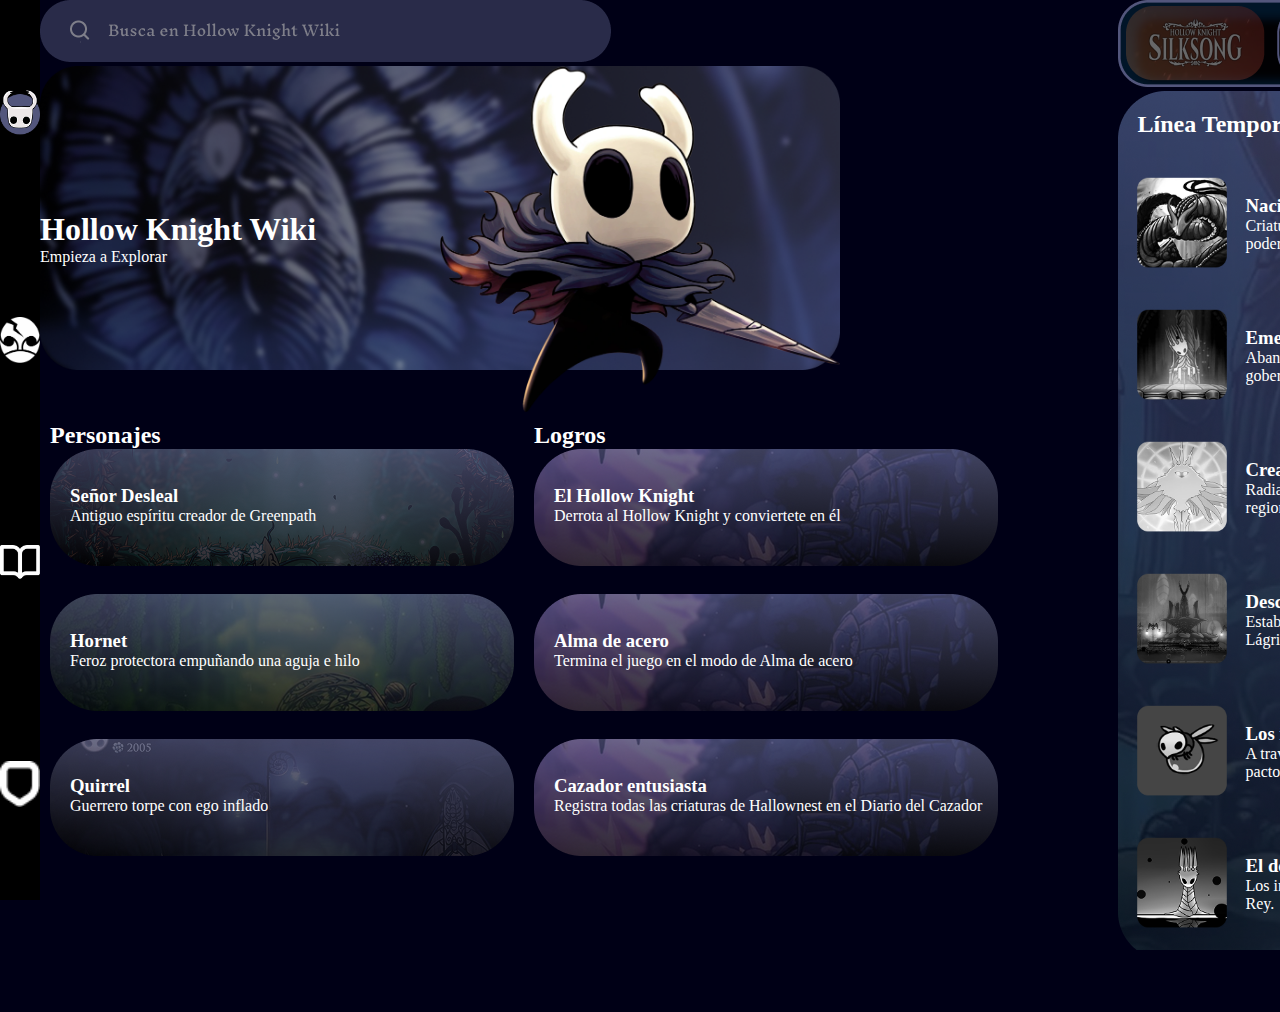
<file: Assets/Index.html>
<!DOCTYPE html>
<html lang="en">
<head>
    <meta charset="UTF-8">
    <meta name="viewport" content="width=device-width, initial-scale=1.0">
    <title>Document</title>
    <link rel="stylesheet" href="style.css">
</head>
<body>
    <header class="header">
        <a href="" class="boton header__boton">
             <img src="Hollow Knight Wiki (Community)/icon.png" alt="Cuenta">
        </a> 
        <a href="" class="boton header__boton">
             <img src="Hollow Knight Wiki (Community)/Vector.png" alt="Enemigos">
        </a> 
        <a href="" class="boton header__boton">
             <img src="Hollow Knight Wiki (Community)/Vector-1.png" alt="Datos">
        </a>
        <a href="" class="boton header__boton">
             <img src="Hollow Knight Wiki (Community)/Vector (1).png" alt="Logo"> 
        </a>


    </header>
    <main>
        <div class="ocho">
            <a href=""class="barra-header__barra">
                <img src="Hollow Knight Wiki (Community)/Search Bar.png" alt="Busqueda">
            </a>
            <!-- aca estan los cambios -->
            <section class="main-Main">
                <div class="main-Main__contain main-Main__description ">
                    <h1>Hollow Knight Wiki</h1>
                    <p>Empieza a Explorar</p>
                </div>
                <div class="main-Main__contain main-Main__img">
                    <img src="Hollow Knight Wiki (Community)/Knight_godmaster 1.png" alt="Main">
                </div>

            </section>
            <!-- aca terminan los cambios -->
            <section class="central">
                <section class="main-Personajes">
                    <div class="main-Personajes__titulo">
                        <h2>Personajes</h2>
                     </div>
                    <div class="main-Personajes__contain">
                        <div class="main-Personajes__contain main-Personajes__img">
                            <img src="Hollow Knight Wiki (Community)/Character Card.png" alt="Fondo">
                        </div>
                        <div class="main-Personajes__contain main-Personajes__Texto">
                            <h3>Señor Desleal</h3>
                            <p>Antiguo espíritu creador de Greenpath</p>
                        </div>
                    </div>
                    <div class="main-Personajes__contain">
                        <div class="main-Personajes__contain main-Personajes__img">
                            <img src="Hollow Knight Wiki (Community)/Character Card Hornet.png" alt="Fondo">
                        </div>
                        <div class="main-Personajes__contain main-Personajes__Texto">
                            <h3>Hornet</h3>
                            <p>Feroz protectora empuñando una aguja e hilo</p>
                        </div>
                    </div>
                    <div class="main-Personajes__contain">
                        <div class="main-Personajes__contain main-Personajes__img">
                            <img src="Hollow Knight Wiki (Community)/Character Card Quirrel.png" alt="Fondo">
                        </div>
                        <div class="main-Personajes__contain main-Personajes__Texto">
                            <h3>Quirrel</h3>
                            <p>Guerrero torpe con ego inflado</p>
                        </div>
                    </div>
                </section>
                <section class="main-Logros">
                    <div class="main-Logros__titulo">
                        <h2>Logros</h2>
                    </div>
                    <div class="main-Logros__contain">
                        <div class="main-Logros__contain main-Logros__img">
                            <img src="Hollow Knight Wiki (Community)/Character Card Logro1 (1).png" alt="Fondo">
                        </div>
                        <div class="main-Logros__contain main-Logros__Texto">
                            <h3>El Hollow Knight</h3>
                            <p>Derrota al Hollow Knight y conviertete en él</p>
                        </div>
                    </div>
                    <div class="main-Logros__contain">
                        <div class="main-Logros__contain main-Logros__img">
                            <img src="Hollow Knight Wiki (Community)/Character Card Logro1 (1).png" alt="Fondo">
                        </div>
                        <div class="main-Logros__contain main-Logros__Texto">
                            <h3>Alma de acero</h3>
                            <p>Termina el juego en el modo de Alma de acero</p>
                        </div>
                    </div>
                    <div class="main-Logros__contain">
                        <div class="main-Logros__contain main-Logros__img">
                            <img src="Hollow Knight Wiki (Community)/Character Card Logro1 (1).png" alt="Fondo">
                        </div>
                        <div class="main-Logros__contain main-Logros__Texto">
                            <h3>Cazador entusiasta</h3>
                            <p>Registra todas las criaturas de Hallownest en el Diario del Cazador</p>
                        </div>
                    </div>
                </section> 
                </div>
            </section>
        </div>
        <div class="dos">
            <a href="" class="boton-header__boton">
                <img src="Hollow Knight Wiki (Community)/Switch.png" alt="Cambio" class="boton__switch">  
            </a>
            <section class="tiempo">
                <div class="tiempo__all">
                    <div class="tiempo__titulo">
                        <h2>Línea Temporal</h2>
                    </div>
                    <div class="tiempo__contain">
                        <div class="tiempo-contain__container tiempo__img">
                            <img src="Hollow Knight Wiki (Community)/Wyrm.png" alt="Wyrm">
                        </div>
                        <div class="tiempo-contain__container tiempo__texto">
                            <h3>Nacimiento de el Wyrm</h3>
                            <p>Criaturas ancetrales colosales con poder inmenso.</p>
                        </div>
                    </div>
                    <div class="tiempo__contain">
                        <div class="tiempo-contain__container tiempo__img">
                            <img src="Hollow Knight Wiki (Community)/Rey palido.png" alt="Rey palido">
                        </div>
                        <div class="tiempo-contain__container tiempo__texto">
                            <h3>Emerge el Rey Pálido</h3>
                            <p>Abandona su forma dracónica para gobernar como un ser divino</p>
                        </div>
                    </div>
                    <div class="tiempo__contain">
                        <div class="tiempo-contain__container tiempo__img">
                            <img src="Hollow Knight Wiki (Community)/Destello.png" alt="Destello">
                        </div>
                        <div class="tiempo-contain__container tiempo__texto">
                            <h3>Creación de otra deidades</h3>
                            <p>Radiance y Unn dan forma a diferentes regiones.</p>
                        </div>
                    </div>
                    <div class="tiempo__contain">
                        <div class="tiempo-contain__container tiempo__img">
                            <img src="Hollow Knight Wiki (Community)/Rey palido-.png" alt="Rey palido">
                        </div>
                        <div class="tiempo-contain__container tiempo__texto">
                            <h3>Desciende el Rey Pálido</h3>
                            <p>Establece su reino en la Ciudad de las Lágrimas.</p>
                        </div>
                    </div>
                    <div class="tiempo__contain">
                        <div class="tiempo-contain__container tiempo__img">
                            <img src="Hollow Knight Wiki (Community)/Insectos.png" alt="Insectos">
                        </div>
                        <div class="tiempo-contain__container tiempo__texto">
                            <h3>Los insectos ganan sensibilidad </h3>
                            <p>A través del poder del Rey Pálido y los pactos.</p>
                        </div>
                    </div>
                    <div class="tiempo__contain">
                        <div class="tiempo-contain__container tiempo__img">
                            <img src="Hollow Knight Wiki (Community)/Destello-.png" alt="Destello">
                        </div>
                        <div class="tiempo-contain__container tiempo__texto">
                            <h3>El destello es olvidado</h3>
                            <p>Los insectos trasladan su adoración al Rey.</p>
                        </div>
                    </div>
                </div>
            </section>
        </div>

    </main>
    <footer></footer>
</body>
</html>
</file>
<file: Assets/style.css>
*{
    box-sizing: border-box;
    padding: 0;
    margin: 0;
}

header{
    width: 10%;
    height: 100vh;
    background-color:black;
    display:flex;
    flex-direction:column;
    justify-content: space-around;
    align-items: center;
}
body{
    width: 90%;
    display:flex;
    flex-wrap:nowrap;
    background-color:rgb(0, 0, 22);
    color:white;
}
a{
    text-decoration: none;
    font-size:16px;
    color:white;
}

main{
    display:flex;
    flex-wrap:nowrap;
}
.ocho{
    width: 80%;
}
.dos{
    width: 20%;
}

.header__boton img{
    width: 40px;
}

.header__boton .boton__switch{
    width: 250px;
}

.boton-header__boton .barra-header__barra{
    background-color:black;
}

.main-Main{
    width: 800px;
    background-image:url("Hollow Knight Wiki (Community)/Main Background.png");
    background-size: contain;
    background-repeat: no-repeat;
    display: flex;
    flex-wrap: nowrap;
}
.main-Main__contain{
    width: 50%;
}
.main-Main__contain img{
    width: 400px;

}
.main-Main__description {
    display: flex;
    flex-wrap: wrap;
    align-content: center;
}
.main-Main__img{
    display: flex;
    flex-wrap: wrap;
    justify-content: end;
}

.main-Personajes{
    height:600px;
    padding: 10px;
}
.main-Personajes__contain{
    height:25%;
}

.main-Logros{
    height:600px;
    padding: 10px;
}
.main-Logros__contain{
    height:25%;
}
.main-Logros__img{
    position: relative;
    z-index: -1;
}

.central{
    display:flex;
}

.main-Personajes__Texto{
    padding-left: 20px;
}

.main-Logros__Texto{
    padding-left: 20px;
}
.tiempo{
    background-image: url("Hollow Knight Wiki (Community)//Sidebar Image.png");
    width:379px;
}

.tiempo__titulo{
    padding:20px;
}

.tiempo__img-inicial{
    display:inline-flex;
    flex-wrap:nowrap;
}
.tiempo__img{
    scale:70%;
}

.tiempo__contain{
    display:flex;
    align-items: center;
}
</file>
